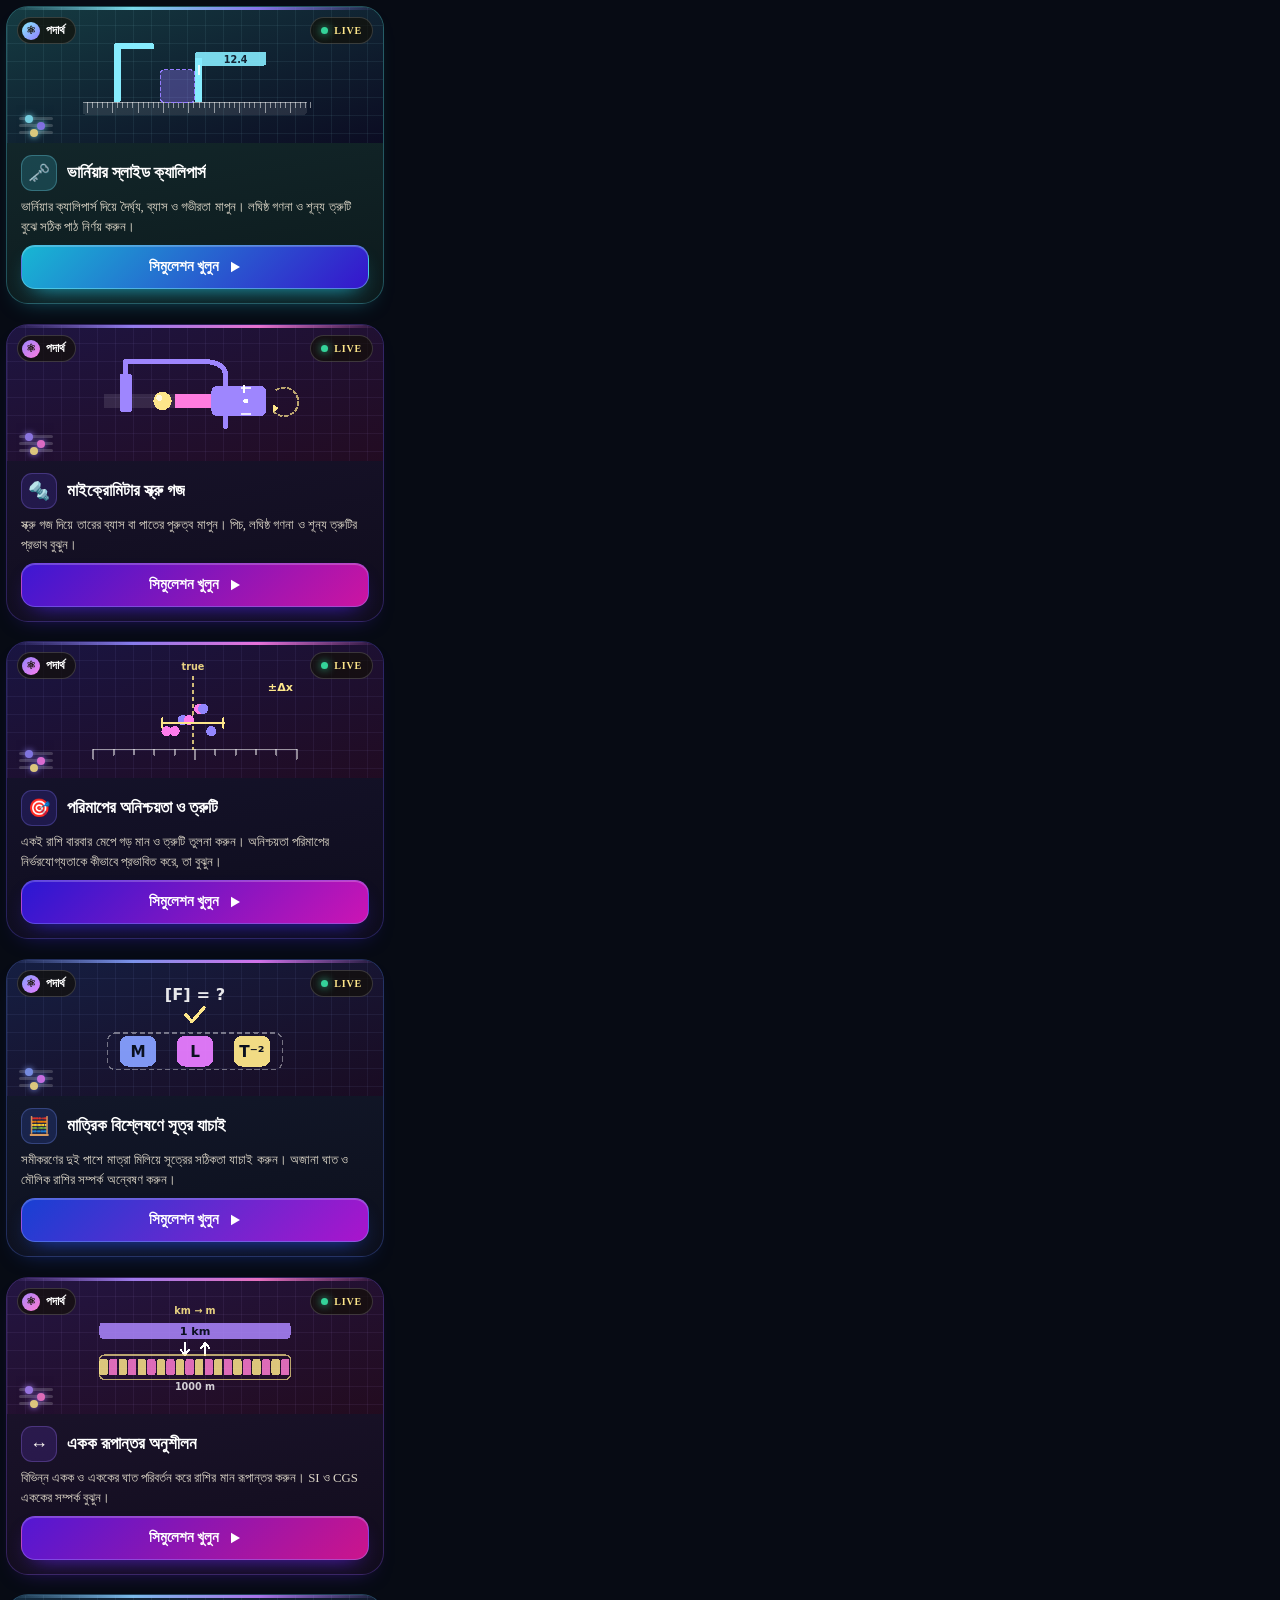
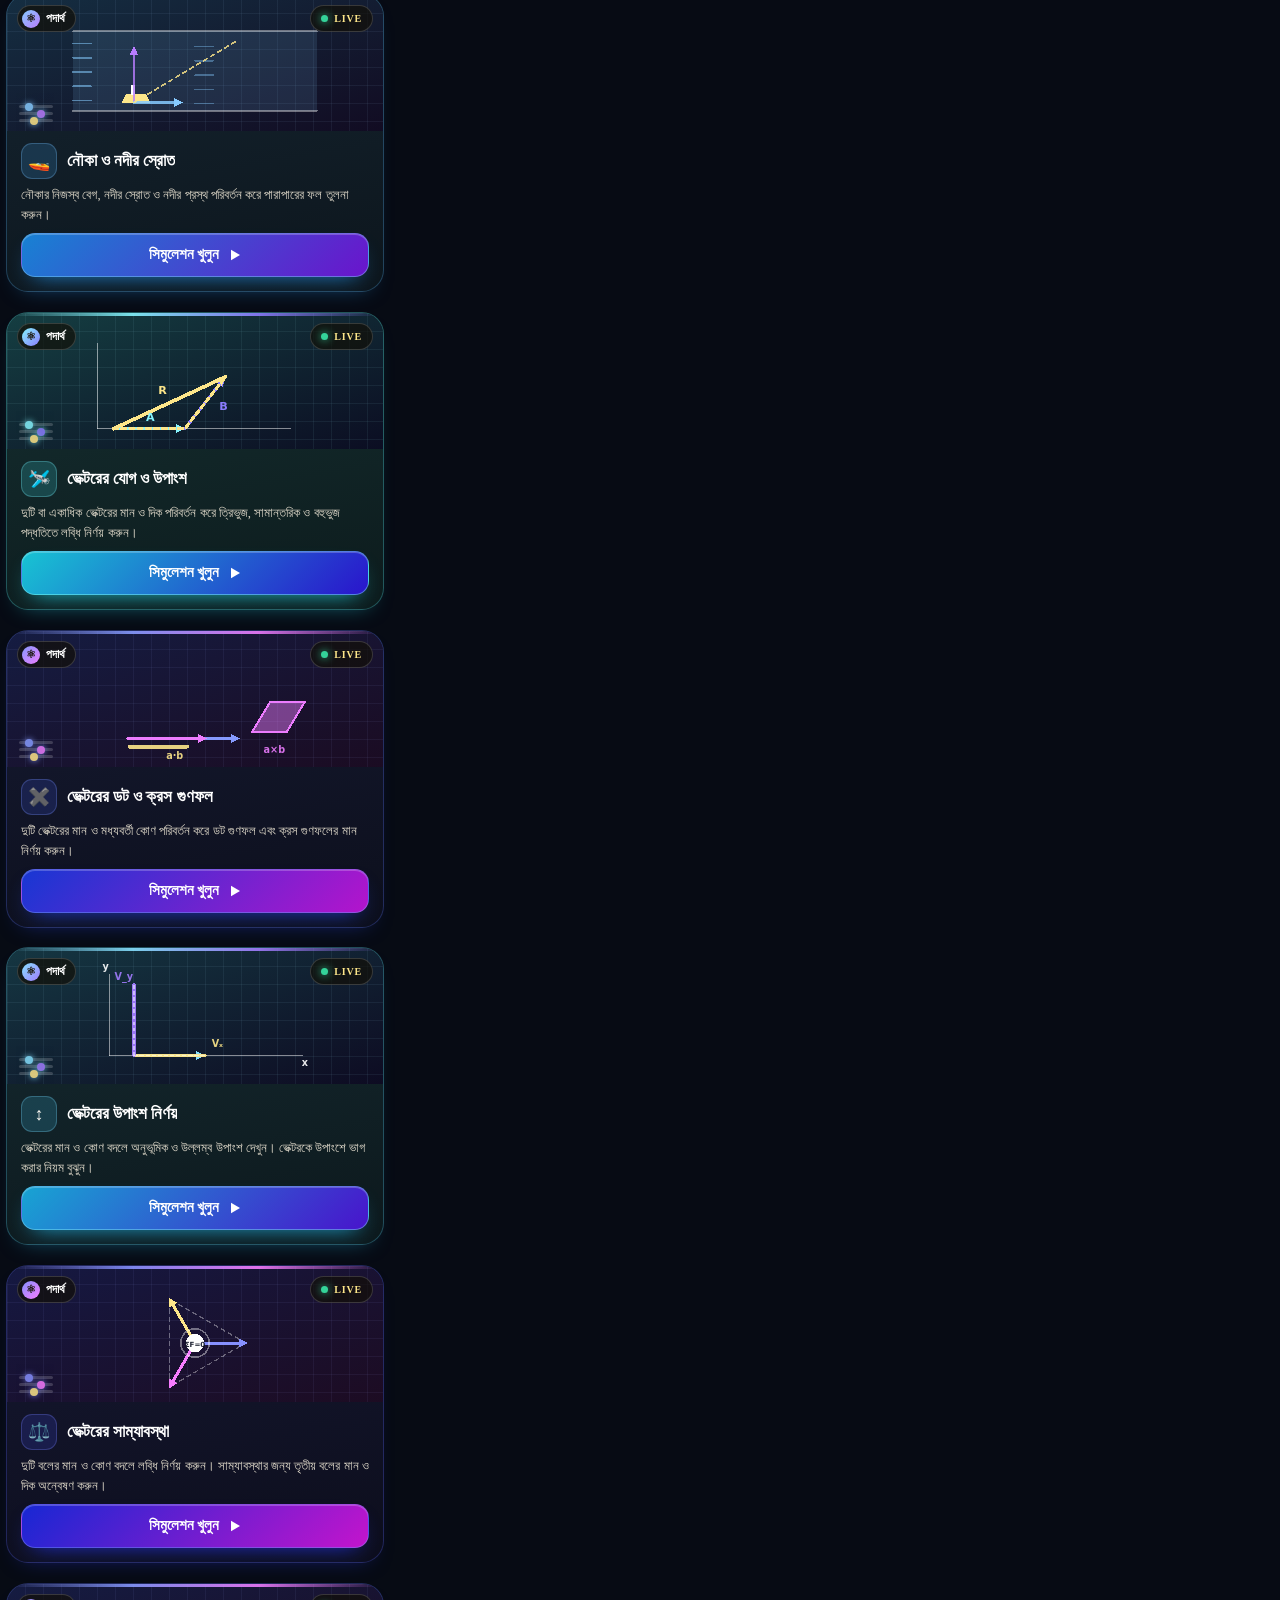
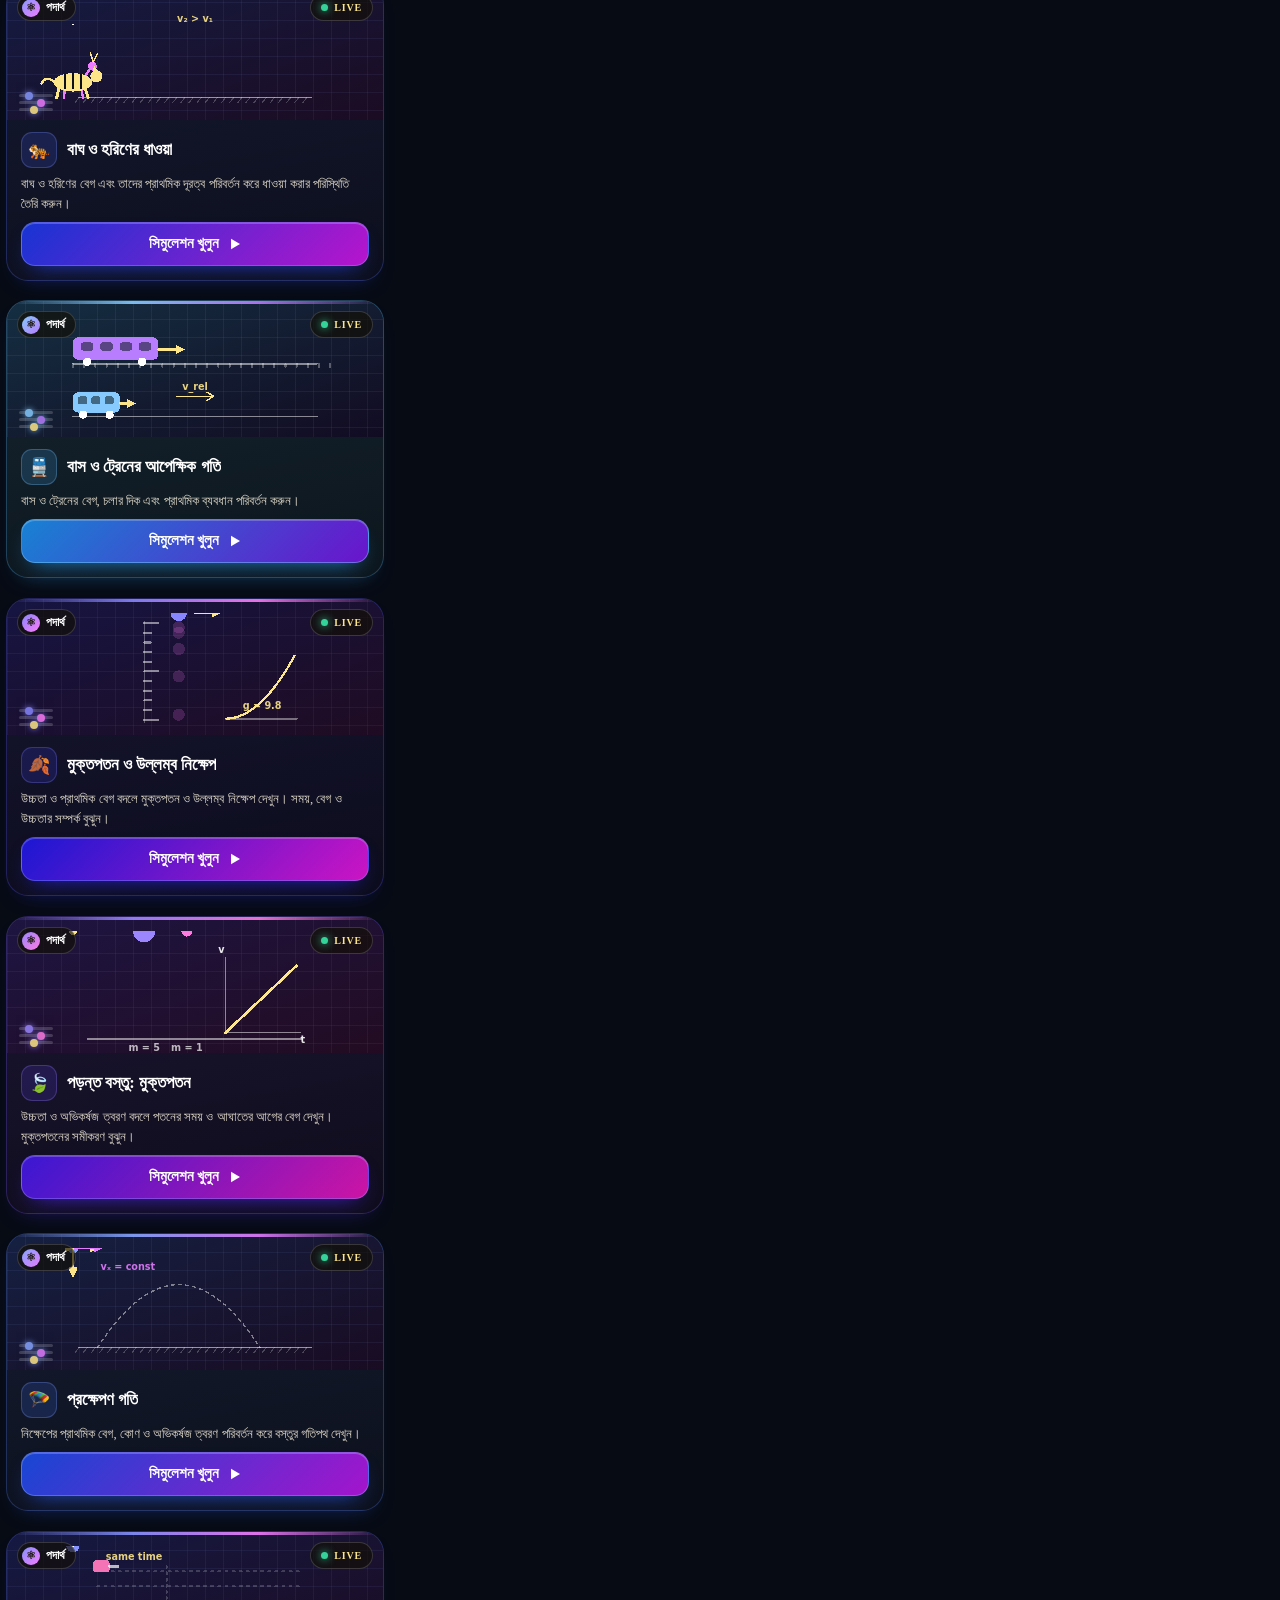
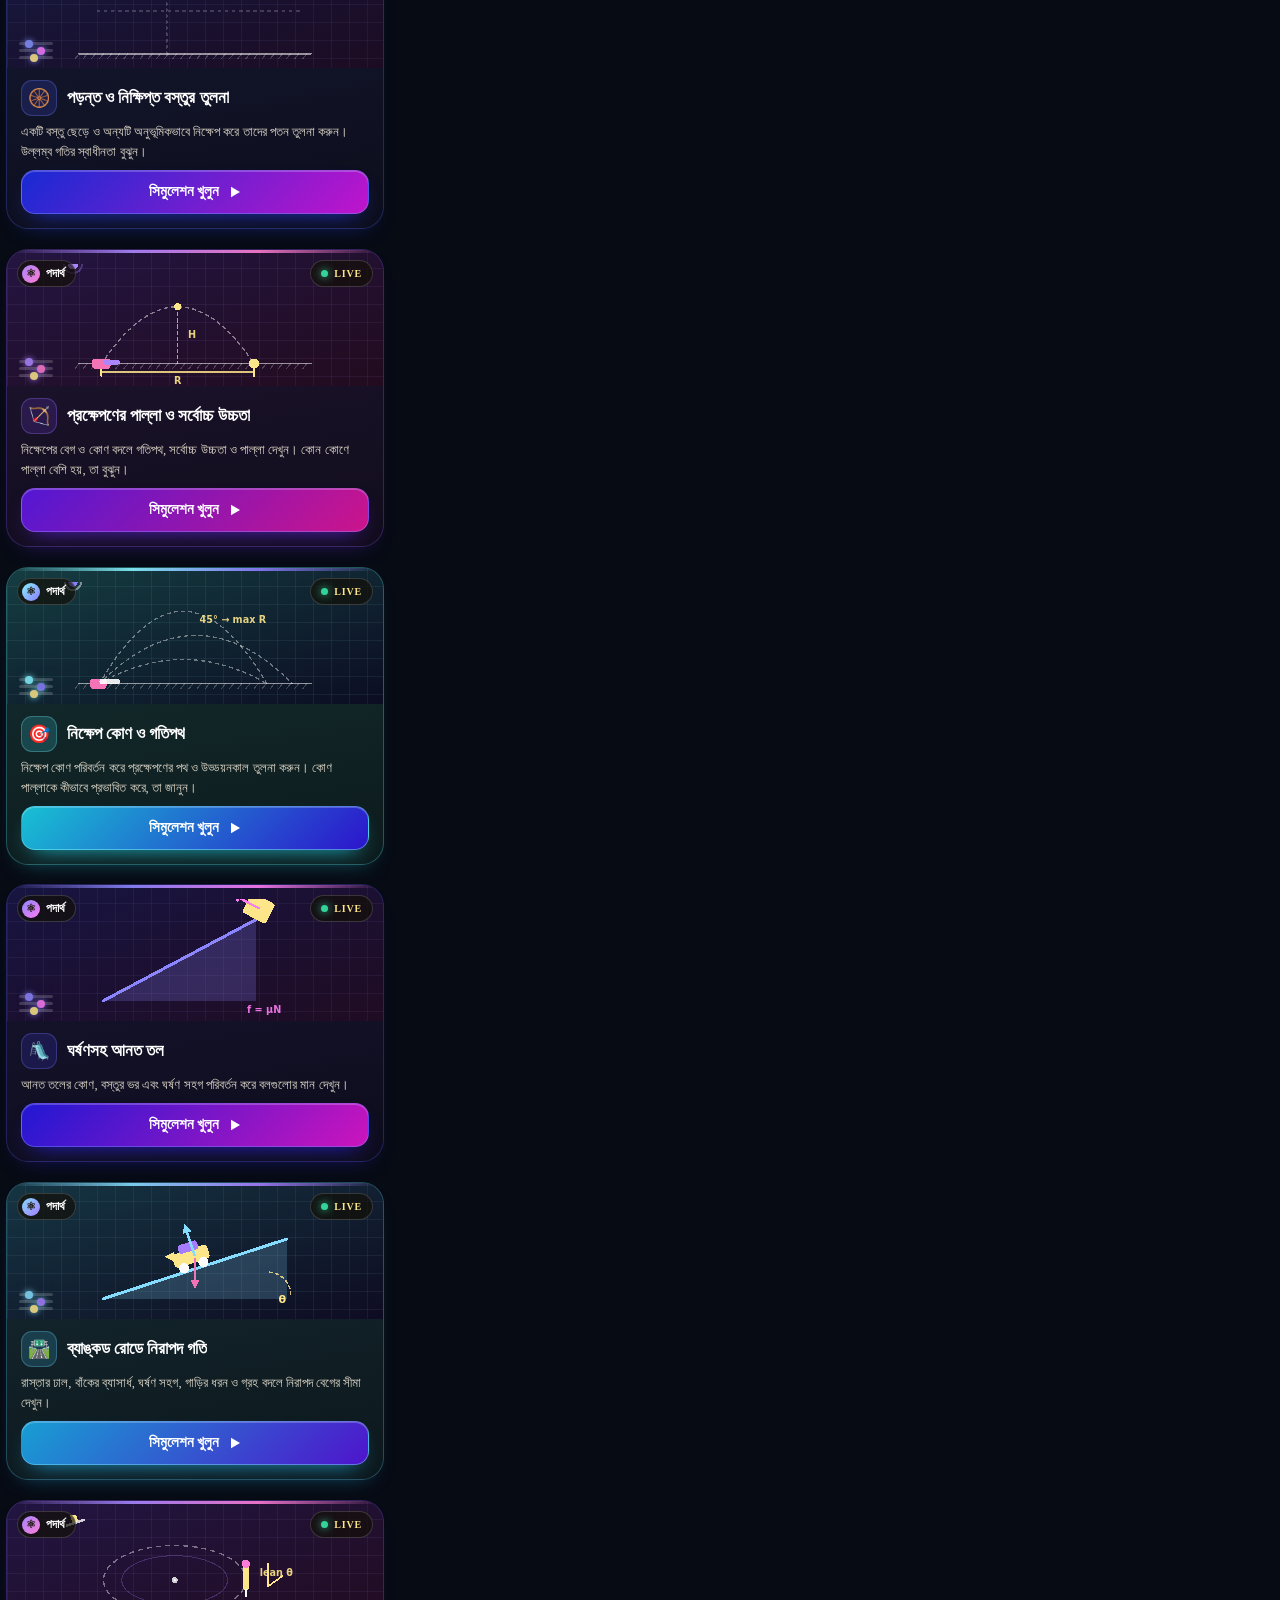
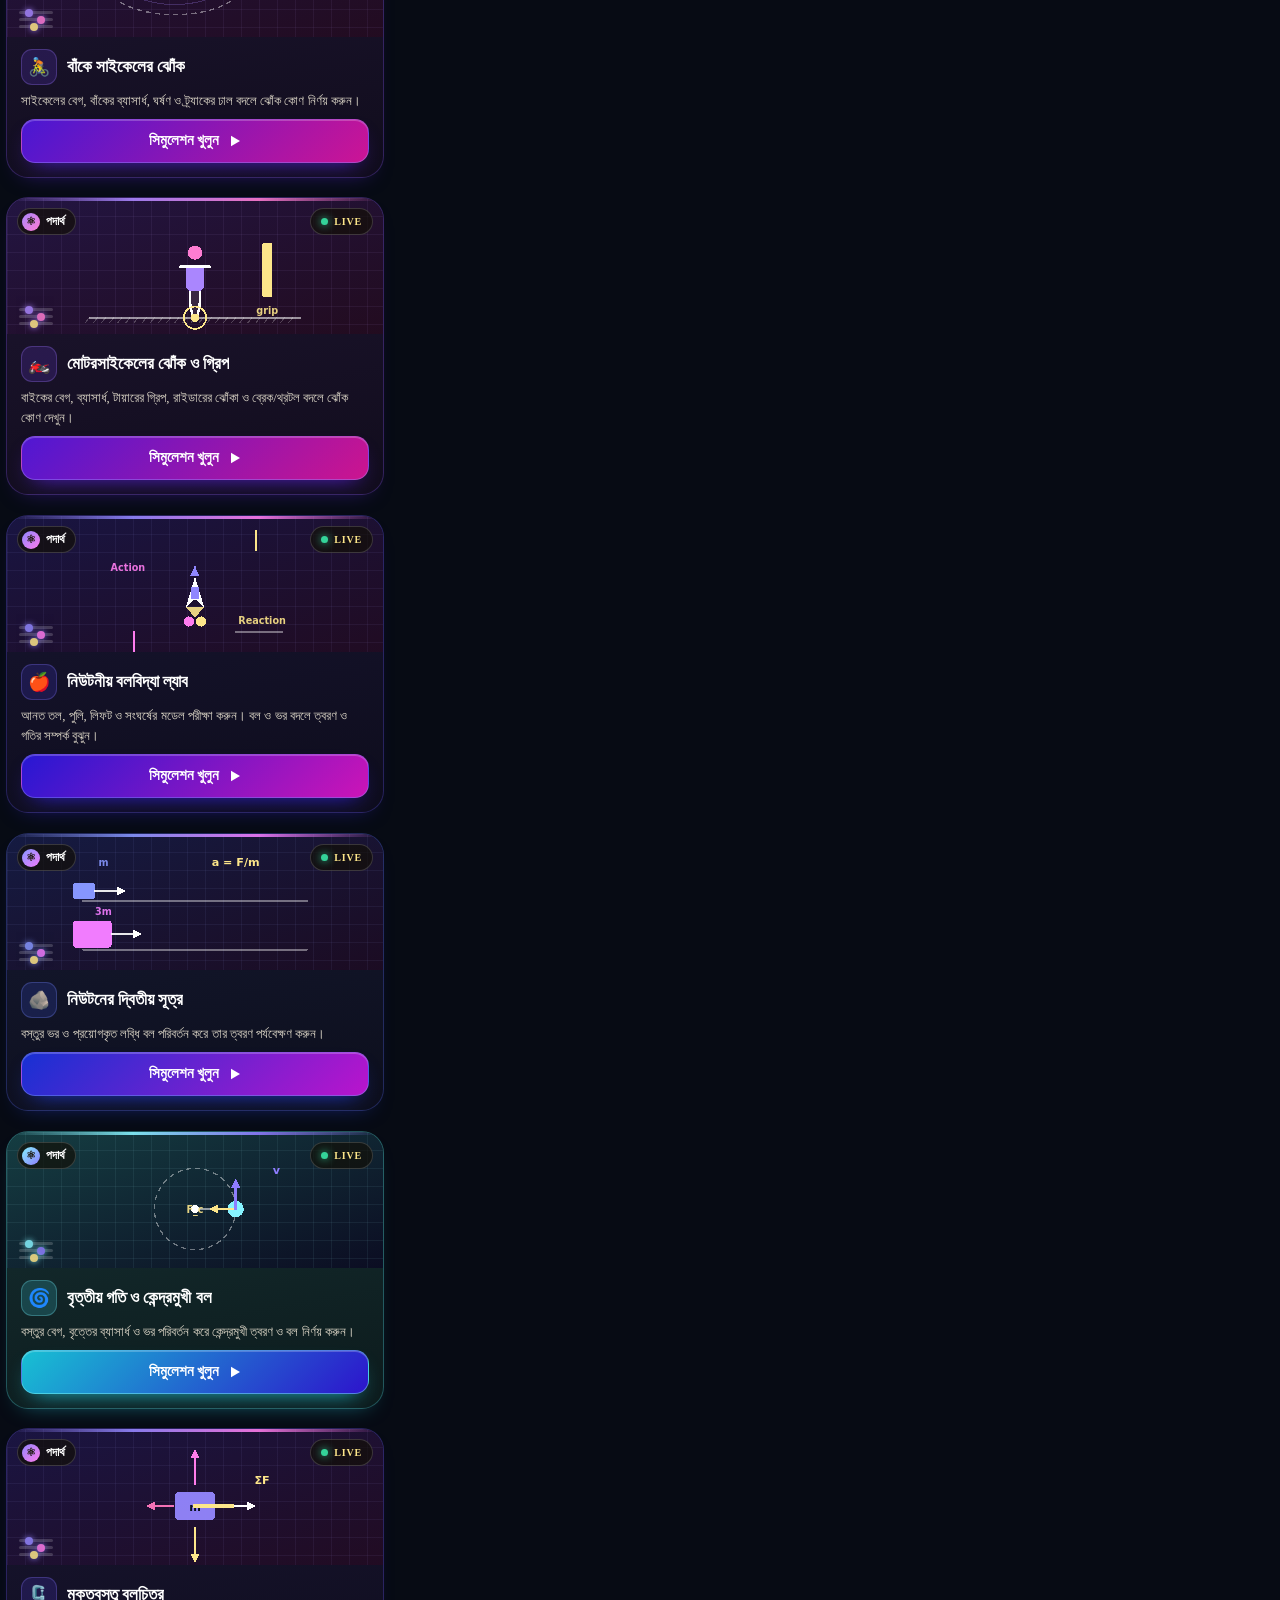
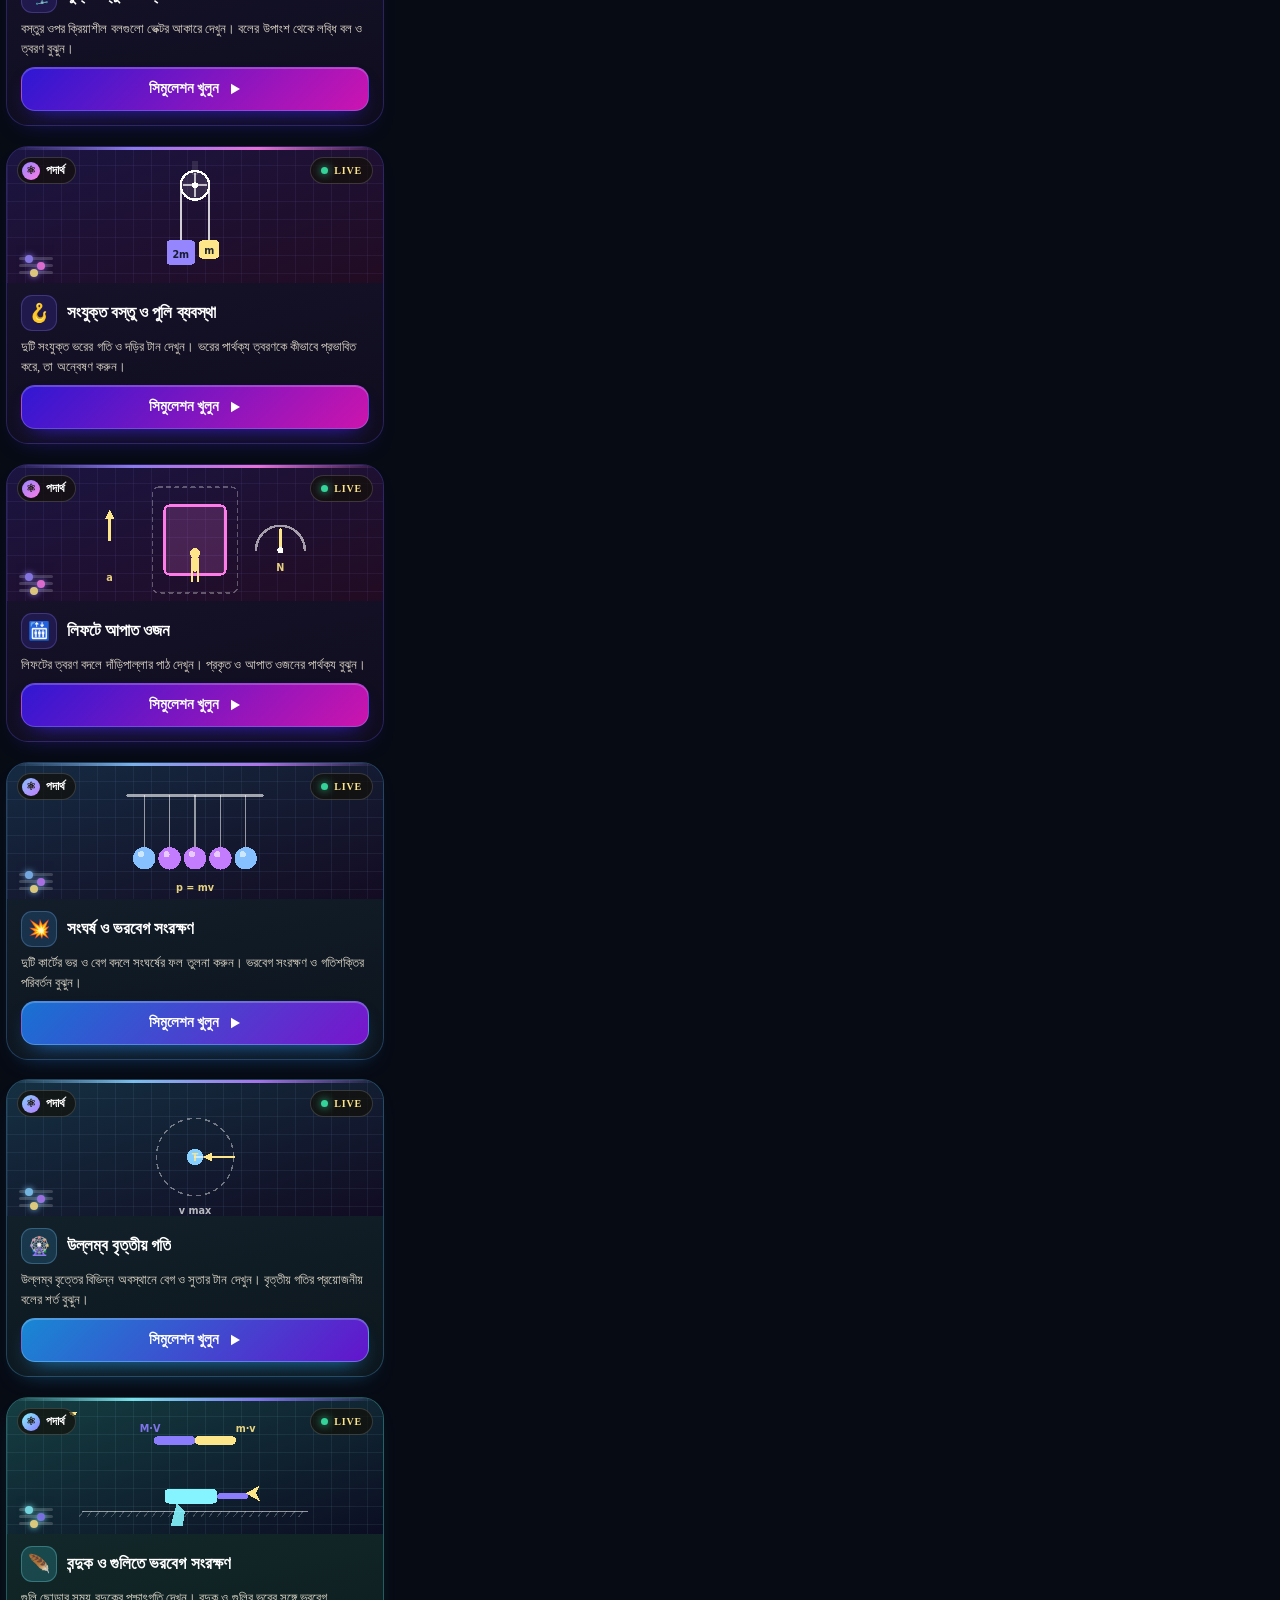
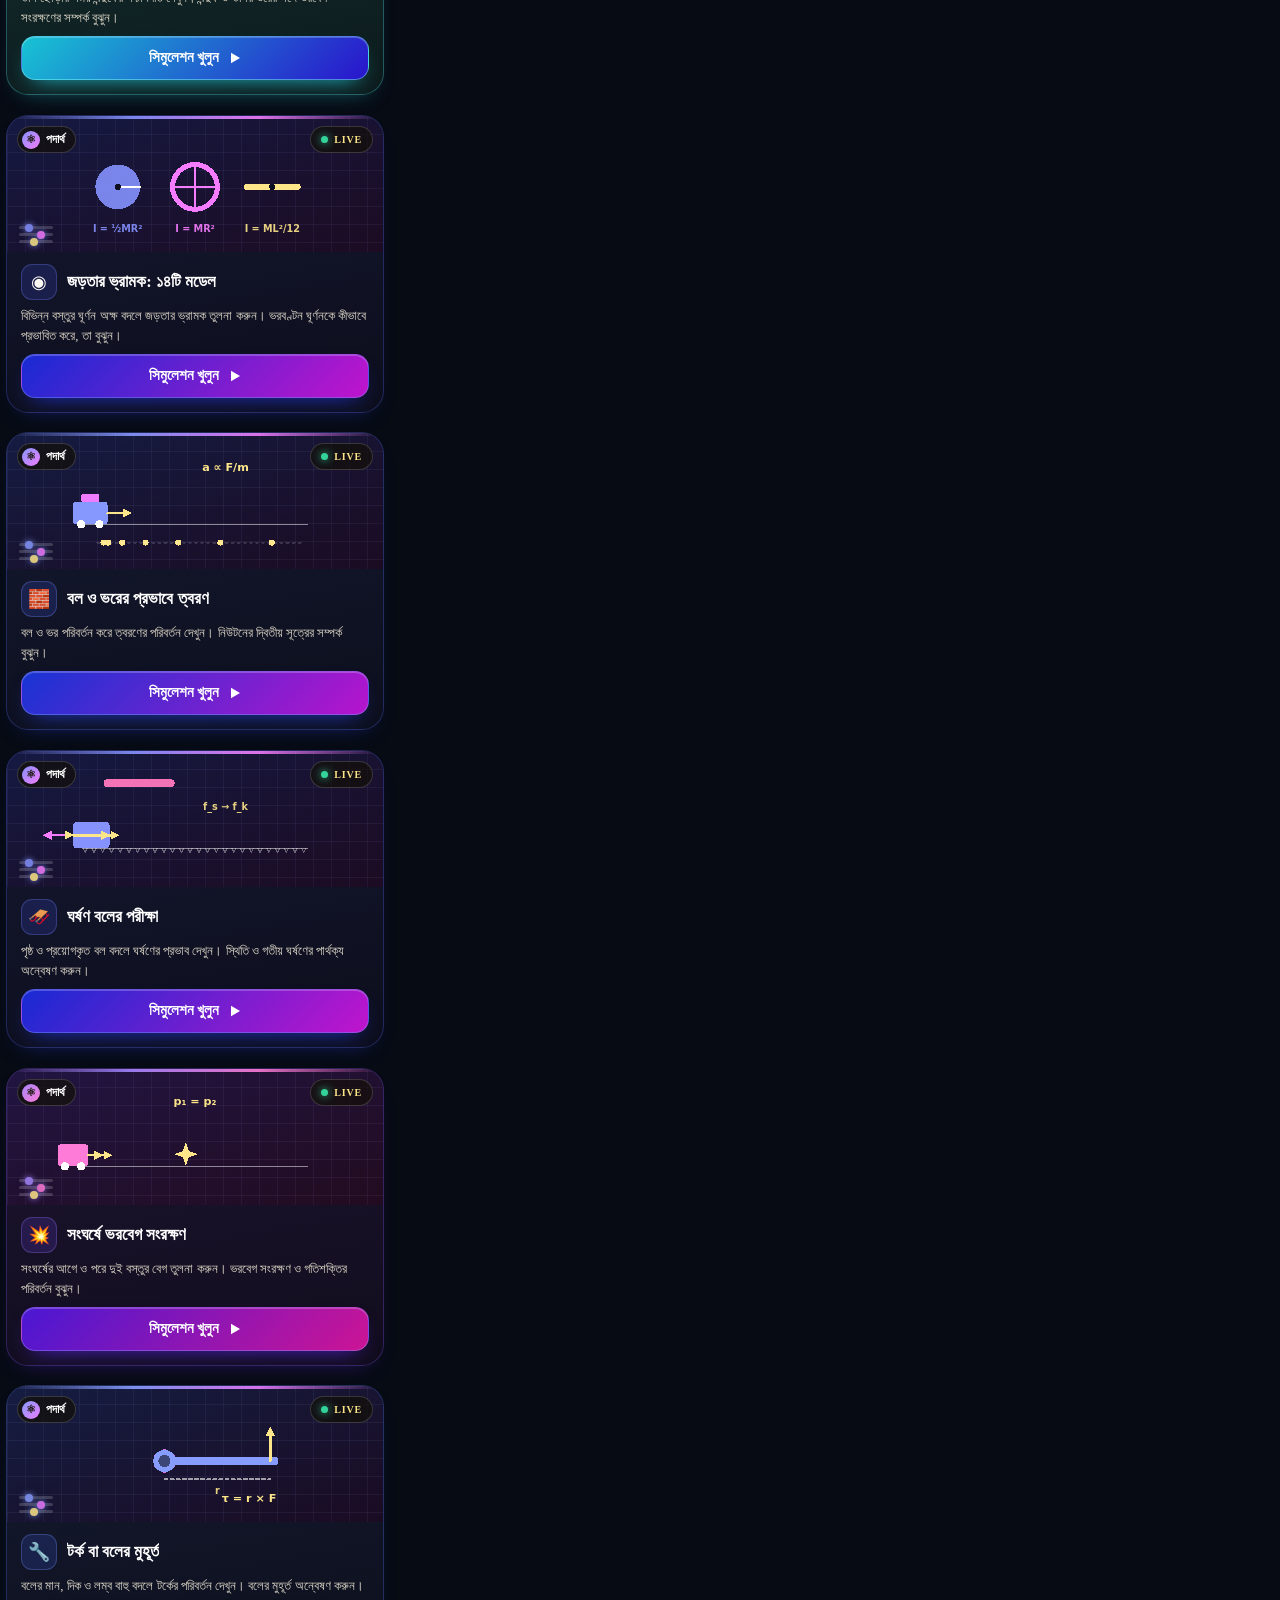
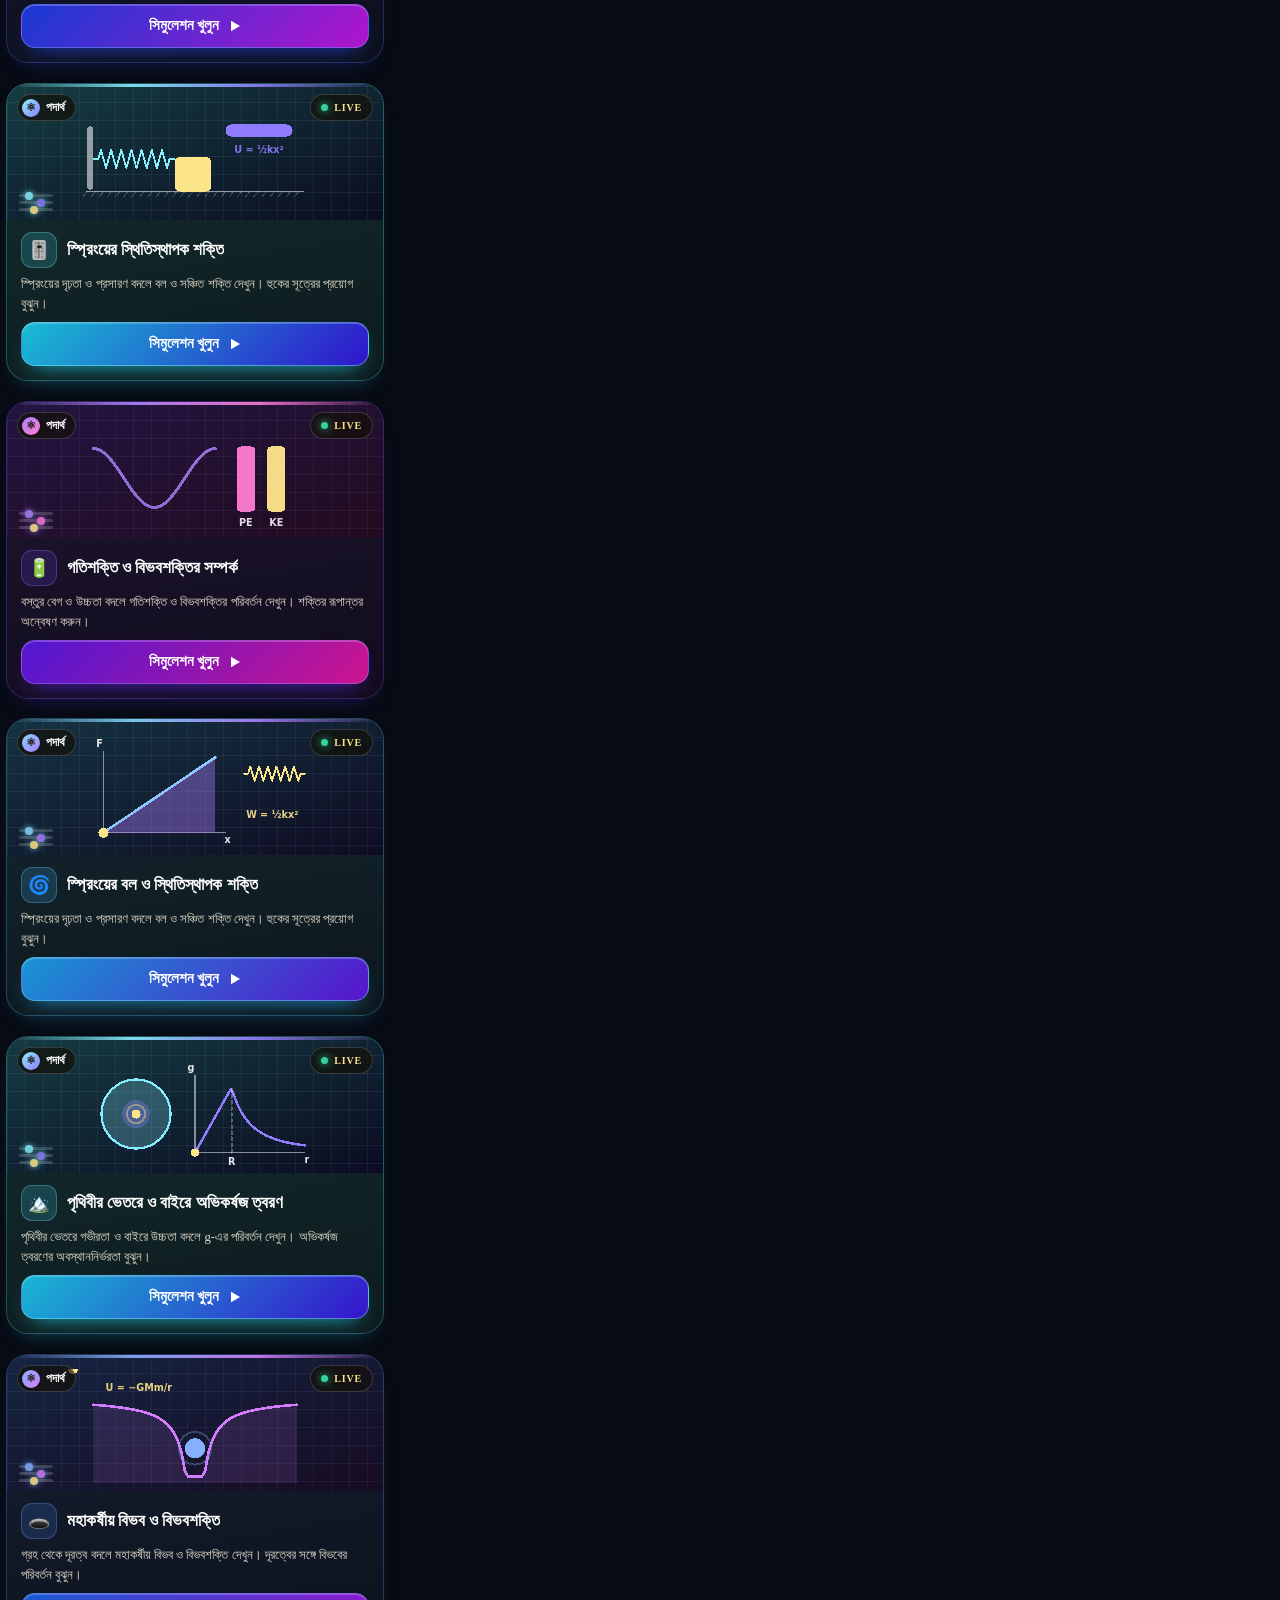
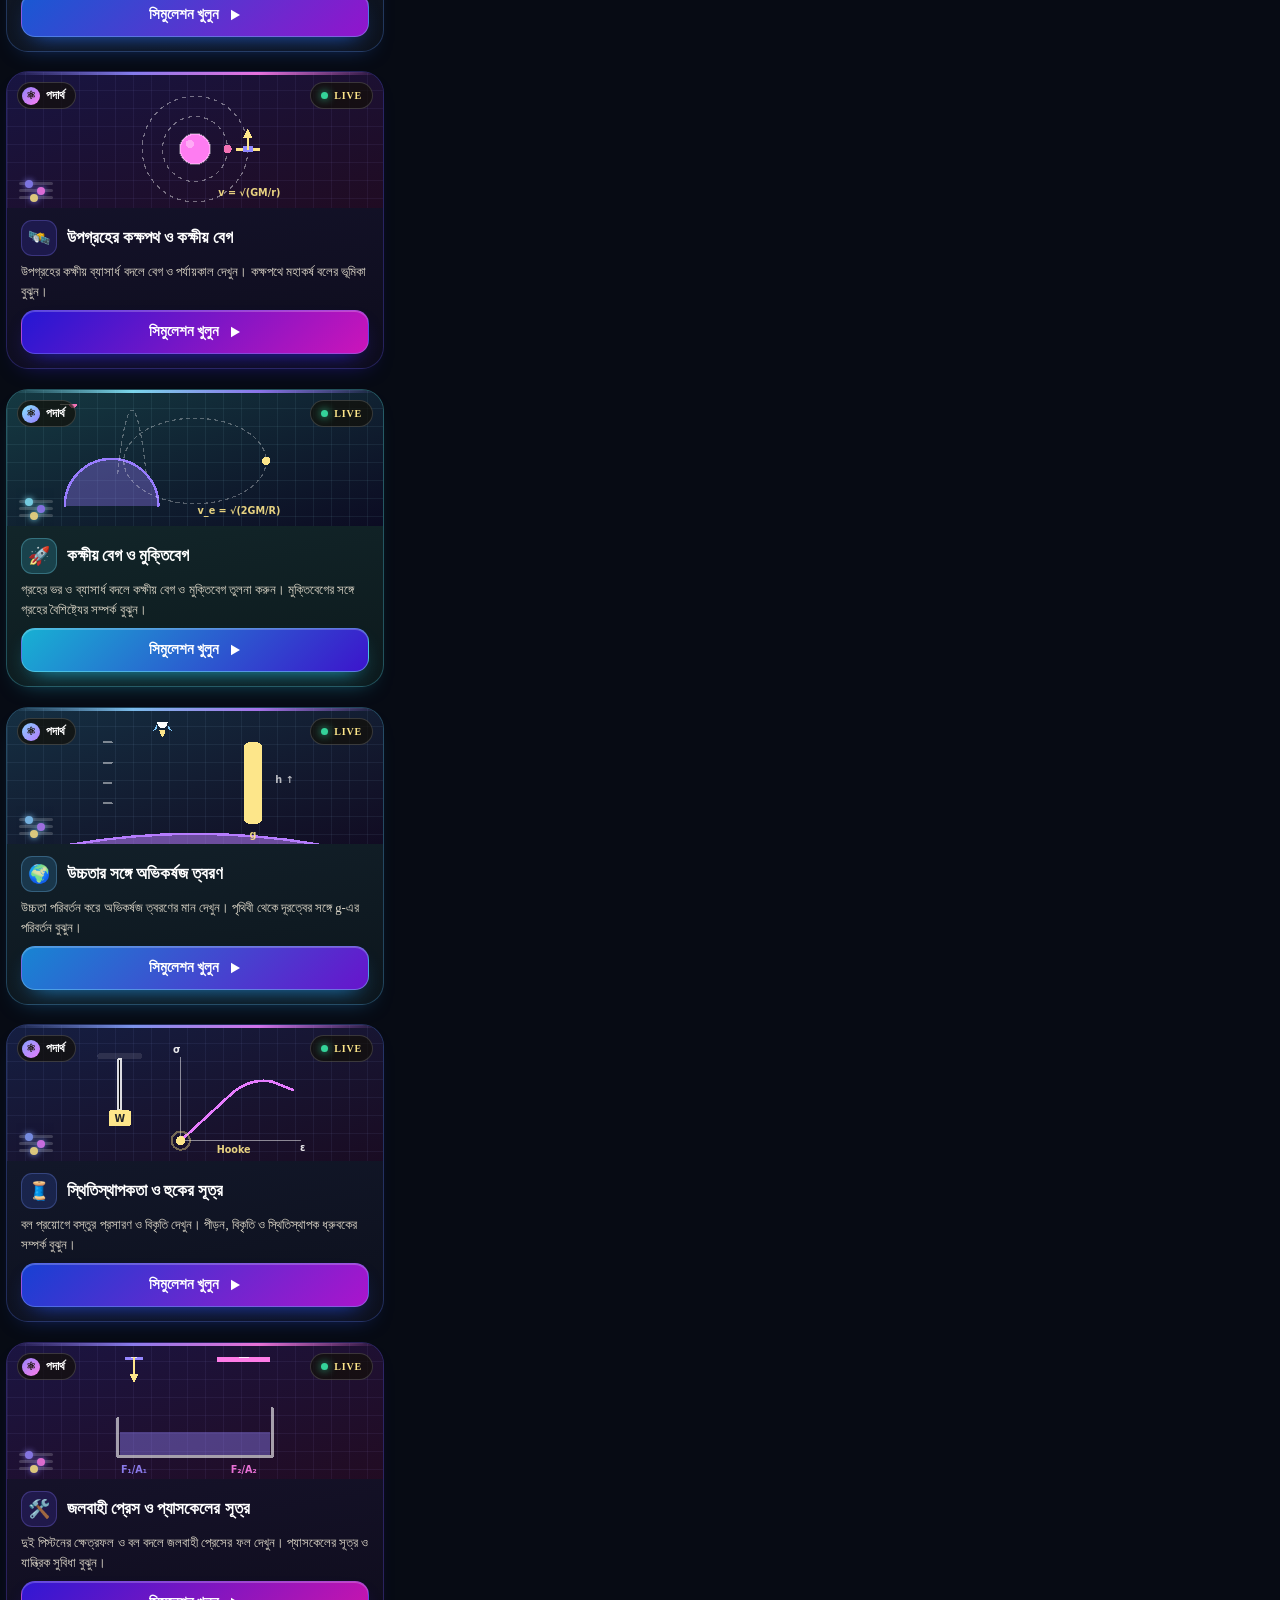
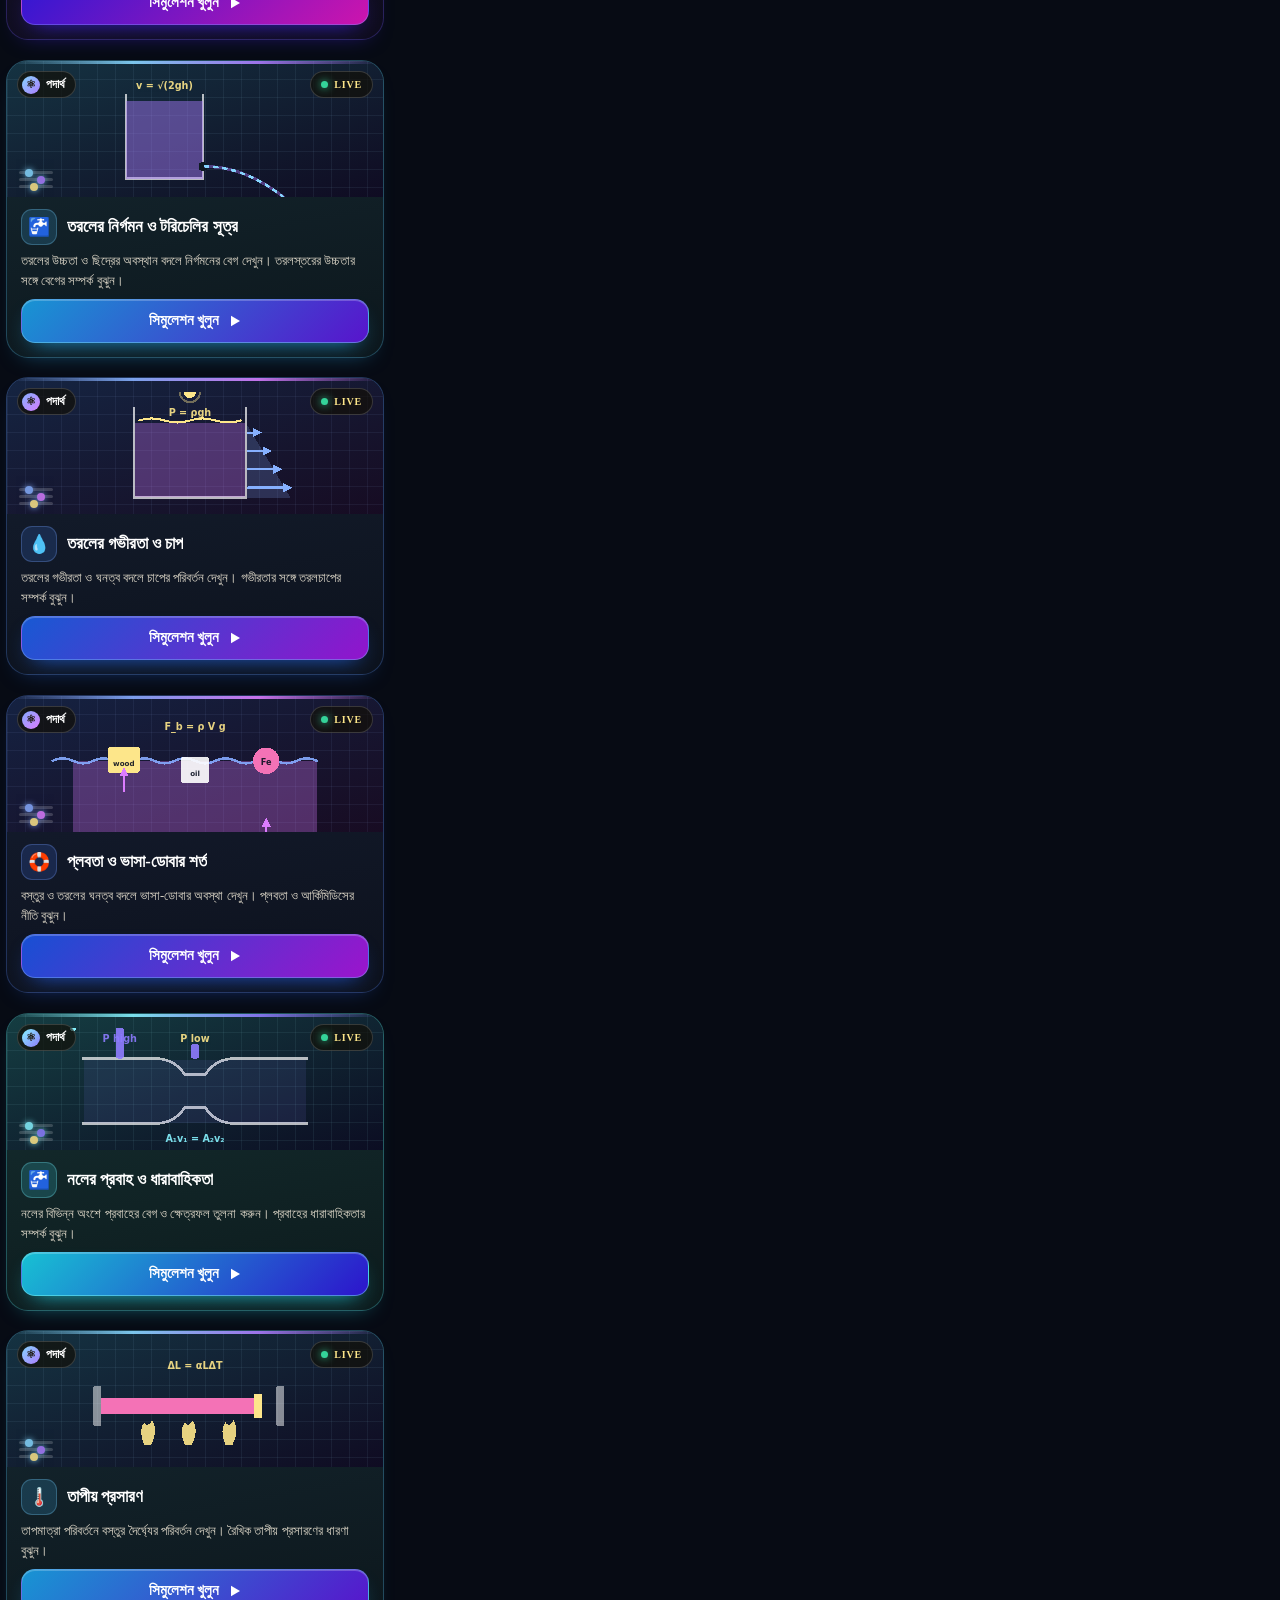
<file: _h2.html>
<!doctype html><meta charset=utf-8><link rel=stylesheet href="assets/css/simulation-cards-v113.css">
<style>body{margin:0;background:#070b14}#g{display:grid;grid-template-columns:1fr;gap:20px;padding:6px;width:378px}</style>
<div id=app><div id=g></div></div><script src="assets/js/simulation-cards-v113.js"></script>
<script>var S=[{"sub": "phy", "ch": "ভৌত জগৎ ও পরিমাপ", "id": "lab-slide-calipers", "t": "ভার্নিয়ার স্লাইড ক্যালিপার্স", "d": "ভার্নিয়ার ক্যালিপার্স দিয়ে দৈর্ঘ্য, ব্যাস ও গভীরতা মাপুন। লঘিষ্ঠ গণনা ও শূন্য ত্রুটি বুঝে সঠিক পাঠ নির্ণয় করুন।", "ico": "🗝️"}, {"sub": "phy", "ch": "ভৌত জগৎ ও পরিমাপ", "id": "lab-screw-gauge", "t": "মাইক্রোমিটার স্ক্রু গজ", "d": "স্ক্রু গজ দিয়ে তারের ব্যাস বা পাতের পুরুত্ব মাপুন। পিচ, লঘিষ্ঠ গণনা ও শূন্য ত্রুটির প্রভাব বুঝুন।", "ico": "🔩"}, {"sub": "phy", "ch": "ভৌত জগৎ ও পরিমাপ", "id": "measurement-uncertainty", "t": "পরিমাপের অনিশ্চয়তা ও ত্রুটি", "d": "একই রাশি বারবার মেপে গড় মান ও ত্রুটি তুলনা করুন। অনিশ্চয়তা পরিমাপের নির্ভরযোগ্যতাকে কীভাবে প্রভাবিত করে, তা বুঝুন।", "ico": "🎯"}, {"sub": "phy", "ch": "ভৌত জগৎ ও পরিমাপ", "id": "dimensional-analysis", "t": "মাত্রিক বিশ্লেষণে সূত্র যাচাই", "d": "সমীকরণের দুই পাশে মাত্রা মিলিয়ে সূত্রের সঠিকতা যাচাই করুন। অজানা ঘাত ও মৌলিক রাশির সম্পর্ক অন্বেষণ করুন।", "ico": "🧮"}, {"sub": "phy", "ch": "ভৌত জগৎ ও পরিমাপ", "id": "unit-conversion-lab", "t": "একক রূপান্তর অনুশীলন", "d": "বিভিন্ন একক ও এককের ঘাত পরিবর্তন করে রাশির মান রূপান্তর করুন। SI ও CGS এককের সম্পর্ক বুঝুন।", "ico": "↔️"}, {"sub": "phy", "ch": "ভেক্টর", "id": "river-boat", "t": "নৌকা ও নদীর স্রোত", "d": "নৌকার নিজস্ব বেগ, নদীর স্রোত ও নদীর প্রস্থ পরিবর্তন করে পারাপারের ফল তুলনা করুন।", "ico": "🚤"}, {"sub": "phy", "ch": "ভেক্টর", "id": "hsc-math-vectors", "t": "ভেক্টরের যোগ ও উপাংশ", "d": "দুটি বা একাধিক ভেক্টরের মান ও দিক পরিবর্তন করে ত্রিভুজ, সামান্তরিক ও বহুভুজ পদ্ধতিতে লব্ধি নির্ণয় করুন।", "ico": "🛩️"}, {"sub": "phy", "ch": "ভেক্টর", "id": "hsc-math-vector-products", "t": "ভেক্টরের ডট ও ক্রস গুণফল", "d": "দুটি ভেক্টরের মান ও মধ্যবর্তী কোণ পরিবর্তন করে ডট গুণফল এবং ক্রস গুণফলের মান নির্ণয় করুন।", "ico": "✖️"}, {"sub": "phy", "ch": "ভেক্টর", "id": "vector-components-lab", "t": "ভেক্টরের উপাংশ নির্ণয়", "d": "ভেক্টরের মান ও কোণ বদলে অনুভূমিক ও উল্লম্ব উপাংশ দেখুন। ভেক্টরকে উপাংশে ভাগ করার নিয়ম বুঝুন।", "ico": "↕️"}, {"sub": "phy", "ch": "ভেক্টর", "id": "vector-equilibrium-lab", "t": "ভেক্টরের সাম্যাবস্থা", "d": "দুটি বলের মান ও কোণ বদলে লব্ধি নির্ণয় করুন। সাম্যাবস্থার জন্য তৃতীয় বলের মান ও দিক অন্বেষণ করুন।", "ico": "⚖️"}, {"sub": "phy", "ch": "গতিবিদ্যা", "id": "tiger-deer", "t": "বাঘ ও হরিণের ধাওয়া", "d": "বাঘ ও হরিণের বেগ এবং তাদের প্রাথমিক দূরত্ব পরিবর্তন করে ধাওয়া করার পরিস্থিতি তৈরি করুন।", "ico": "🐅"}, {"sub": "phy", "ch": "গতিবিদ্যা", "id": "bus-train-motion", "t": "বাস ও ট্রেনের আপেক্ষিক গতি", "d": "বাস ও ট্রেনের বেগ, চলার দিক এবং প্রাথমিক ব্যবধান পরিবর্তন করুন।", "ico": "🚆"}, {"sub": "phy", "ch": "গতিবিদ্যা", "id": "free-fall-lab", "t": "মুক্তপতন ও উল্লম্ব নিক্ষেপ", "d": "উচ্চতা ও প্রাথমিক বেগ বদলে মুক্তপতন ও উল্লম্ব নিক্ষেপ দেখুন। সময়, বেগ ও উচ্চতার সম্পর্ক বুঝুন।", "ico": "🍂"}, {"sub": "phy", "ch": "গতিবিদ্যা", "id": "hsc-phy-falling-object", "t": "পড়ন্ত বস্তু: মুক্তপতন", "d": "উচ্চতা ও অভিকর্ষজ ত্বরণ বদলে পতনের সময় ও আঘাতের আগের বেগ দেখুন। মুক্তপতনের সমীকরণ বুঝুন।", "ico": "🍃"}, {"sub": "phy", "ch": "প্রক্ষেপণ গতি", "id": "hsc-phy-projectile", "t": "প্রক্ষেপণ গতি", "d": "নিক্ষেপের প্রাথমিক বেগ, কোণ ও অভিকর্ষজ ত্বরণ পরিবর্তন করে বস্তুর গতিপথ দেখুন।", "ico": "🪂"}, {"sub": "phy", "ch": "প্রক্ষেপণ গতি", "id": "hsc-phy-drop-vs-projectile", "t": "পড়ন্ত ও নিক্ষিপ্ত বস্তুর তুলনা", "d": "একটি বস্তু ছেড়ে ও অন্যটি অনুভূমিকভাবে নিক্ষেপ করে তাদের পতন তুলনা করুন। উল্লম্ব গতির স্বাধীনতা বুঝুন।", "ico": "🛞"}, {"sub": "phy", "ch": "প্রক্ষেপণ গতি", "id": "sim-projectile-range-studio", "t": "প্রক্ষেপণের পাল্লা ও সর্বোচ্চ উচ্চতা", "d": "নিক্ষেপের বেগ ও কোণ বদলে গতিপথ, সর্বোচ্চ উচ্চতা ও পাল্লা দেখুন। কোন কোণে পাল্লা বেশি হয়, তা বুঝুন।", "ico": "🏹"}, {"sub": "phy", "ch": "প্রক্ষেপণ গতি", "id": "sim-projectile-angle-lab", "t": "নিক্ষেপ কোণ ও গতিপথ", "d": "নিক্ষেপ কোণ পরিবর্তন করে প্রক্ষেপণের পথ ও উড্ডয়নকাল তুলনা করুন। কোণ পাল্লাকে কীভাবে প্রভাবিত করে, তা জানুন।", "ico": "🎯"}, {"sub": "phy", "ch": "নিউটনীয় বলবিদ্যা", "id": "inclined-plane-friction", "t": "ঘর্ষণসহ আনত তল", "d": "আনত তলের কোণ, বস্তুর ভর এবং ঘর্ষণ সহগ পরিবর্তন করে বলগুলোর মান দেখুন।", "ico": "🛝"}, {"sub": "phy", "ch": "নিউটনীয় বলবিদ্যা", "id": "road-banking", "t": "ব্যাঙ্কড রোডে নিরাপদ গতি", "d": "রাস্তার ঢাল, বাঁকের ব্যাসার্ধ, ঘর্ষণ সহগ, গাড়ির ধরন ও গ্রহ বদলে নিরাপদ বেগের সীমা দেখুন।", "ico": "🛣️"}, {"sub": "phy", "ch": "নিউটনীয় বলবিদ্যা", "id": "cycle-banking", "t": "বাঁকে সাইকেলের ঝোঁক", "d": "সাইকেলের বেগ, বাঁকের ব্যাসার্ধ, ঘর্ষণ ও ট্র্যাকের ঢাল বদলে ঝোঁক কোণ নির্ণয় করুন।", "ico": "🚴"}, {"sub": "phy", "ch": "নিউটনীয় বলবিদ্যা", "id": "motorcycle-banking", "t": "মোটরসাইকেলের ঝোঁক ও গ্রিপ", "d": "বাইকের বেগ, ব্যাসার্ধ, টায়ারের গ্রিপ, রাইডারের ঝোঁকা ও ব্রেক/থ্রটল বদলে ঝোঁক কোণ দেখুন।", "ico": "🏍️"}, {"sub": "phy", "ch": "নিউটনীয় বলবিদ্যা", "id": "newtonian-mechanics-lab", "t": "নিউটনীয় বলবিদ্যা ল্যাব", "d": "আনত তল, পুলি, লিফট ও সংঘর্ষের মডেল পরীক্ষা করুন। বল ও ভর বদলে ত্বরণ ও গতির সম্পর্ক বুঝুন।", "ico": "🍎"}, {"sub": "phy", "ch": "নিউটনীয় বলবিদ্যা", "id": "hsc-phy-newton", "t": "নিউটনের দ্বিতীয় সূত্র", "d": "বস্তুর ভর ও প্রয়োগকৃত লব্ধি বল পরিবর্তন করে তার ত্বরণ পর্যবেক্ষণ করুন।", "ico": "🪨"}, {"sub": "phy", "ch": "নিউটনীয় বলবিদ্যা", "id": "hsc-phy-circular-motion", "t": "বৃত্তীয় গতি ও কেন্দ্রমুখী বল", "d": "বস্তুর বেগ, বৃত্তের ব্যাসার্ধ ও ভর পরিবর্তন করে কেন্দ্রমুখী ত্বরণ ও বল নির্ণয় করুন।", "ico": "🌀"}, {"sub": "phy", "ch": "নিউটনীয় বলবিদ্যা", "id": "free-body-builder", "t": "মুক্তবস্তু বলচিত্র", "d": "বস্তুর ওপর ক্রিয়াশীল বলগুলো ভেক্টর আকারে দেখুন। বলের উপাংশ থেকে লব্ধি বল ও ত্বরণ বুঝুন।", "ico": "🗜️"}, {"sub": "phy", "ch": "নিউটনীয় বলবিদ্যা", "id": "pulley-system-lab", "t": "সংযুক্ত বস্তু ও পুলি ব্যবস্থা", "d": "দুটি সংযুক্ত ভরের গতি ও দড়ির টান দেখুন। ভরের পার্থক্য ত্বরণকে কীভাবে প্রভাবিত করে, তা অন্বেষণ করুন।", "ico": "🪝"}, {"sub": "phy", "ch": "নিউটনীয় বলবিদ্যা", "id": "elevator-weight-lab", "t": "লিফটে আপাত ওজন", "d": "লিফটের ত্বরণ বদলে দাঁড়িপাল্লার পাঠ দেখুন। প্রকৃত ও আপাত ওজনের পার্থক্য বুঝুন।", "ico": "🛗"}, {"sub": "phy", "ch": "নিউটনীয় বলবিদ্যা", "id": "collision-momentum-lab", "t": "সংঘর্ষ ও ভরবেগ সংরক্ষণ", "d": "দুটি কার্টের ভর ও বেগ বদলে সংঘর্ষের ফল তুলনা করুন। ভরবেগ সংরক্ষণ ও গতিশক্তির পরিবর্তন বুঝুন।", "ico": "💥"}, {"sub": "phy", "ch": "নিউটনীয় বলবিদ্যা", "id": "vertical-circle-lab", "t": "উল্লম্ব বৃত্তীয় গতি", "d": "উল্লম্ব বৃত্তের বিভিন্ন অবস্থানে বেগ ও সুতার টান দেখুন। বৃত্তীয় গতির প্রয়োজনীয় বলের শর্ত বুঝুন।", "ico": "🎡"}, {"sub": "phy", "ch": "নিউটনীয় বলবিদ্যা", "id": "hsc-phy-gun-bullet-recoil", "t": "বন্দুক ও গুলিতে ভরবেগ সংরক্ষণ", "d": "গুলি ছোড়ার সময় বন্দুকের পশ্চাৎগতি দেখুন। বন্দুক ও গুলির ভরের সঙ্গে ভরবেগ সংরক্ষণের সম্পর্ক বুঝুন।", "ico": "🪶"}, {"sub": "phy", "ch": "নিউটনীয় বলবিদ্যা", "id": "moment-inertia-explorer", "t": "জড়তার ভ্রামক: ১৪টি মডেল", "d": "বিভিন্ন বস্তুর ঘূর্ণন অক্ষ বদলে জড়তার ভ্রামক তুলনা করুন। ভরবণ্টন ঘূর্ণনকে কীভাবে প্রভাবিত করে, তা বুঝুন।", "ico": "◉"}, {"sub": "phy", "ch": "নিউটনীয় বলবিদ্যা", "id": "sim-newton-force-bench", "t": "বল ও ভরের প্রভাবে ত্বরণ", "d": "বল ও ভর পরিবর্তন করে ত্বরণের পরিবর্তন দেখুন। নিউটনের দ্বিতীয় সূত্রের সম্পর্ক বুঝুন।", "ico": "🧱"}, {"sub": "phy", "ch": "নিউটনীয় বলবিদ্যা", "id": "sim-friction-workshop", "t": "ঘর্ষণ বলের পরীক্ষা", "d": "পৃষ্ঠ ও প্রয়োগকৃত বল বদলে ঘর্ষণের প্রভাব দেখুন। স্থিতি ও গতীয় ঘর্ষণের পার্থক্য অন্বেষণ করুন।", "ico": "🛷"}, {"sub": "phy", "ch": "নিউটনীয় বলবিদ্যা", "id": "sim-momentum-collision", "t": "সংঘর্ষে ভরবেগ সংরক্ষণ", "d": "সংঘর্ষের আগে ও পরে দুই বস্তুর বেগ তুলনা করুন। ভরবেগ সংরক্ষণ ও গতিশক্তির পরিবর্তন বুঝুন।", "ico": "💥"}, {"sub": "phy", "ch": "নিউটনীয় বলবিদ্যা", "id": "sim-torque-wrench", "t": "টর্ক বা বলের মুহূর্ত", "d": "বলের মান, দিক ও লম্ব বাহু বদলে টর্কের পরিবর্তন দেখুন। বলের মুহূর্ত অন্বেষণ করুন।", "ico": "🔧"}, {"sub": "phy", "ch": "কাজ, শক্তি ও ক্ষমতা", "id": "spring-energy-lab", "t": "স্প্রিংয়ের স্থিতিস্থাপক শক্তি", "d": "স্প্রিংয়ের দৃঢ়তা ও প্রসারণ বদলে বল ও সঞ্চিত শক্তি দেখুন। হুকের সূত্রের প্রয়োগ বুঝুন।", "ico": "🎚️"}, {"sub": "phy", "ch": "কাজ, শক্তি ও ক্ষমতা", "id": "sim-work-energy-lab", "t": "গতিশক্তি ও বিভবশক্তির সম্পর্ক", "d": "বস্তুর বেগ ও উচ্চতা বদলে গতিশক্তি ও বিভবশক্তির পরিবর্তন দেখুন। শক্তির রূপান্তর অন্বেষণ করুন।", "ico": "🔋"}, {"sub": "phy", "ch": "কাজ, শক্তি ও ক্ষমতা", "id": "sim-spring-energy-bench", "t": "স্প্রিংয়ের বল ও স্থিতিস্থাপক শক্তি", "d": "স্প্রিংয়ের দৃঢ়তা ও প্রসারণ বদলে বল ও সঞ্চিত শক্তি দেখুন। হুকের সূত্রের প্রয়োগ বুঝুন।", "ico": "🌀"}, {"sub": "phy", "ch": "মহাকর্ষ ও অভিকর্ষ", "id": "gravity-profile-lab", "t": "পৃথিবীর ভেতরে ও বাইরে অভিকর্ষজ ত্বরণ", "d": "পৃথিবীর ভেতরে গভীরতা ও বাইরে উচ্চতা বদলে g-এর পরিবর্তন দেখুন। অভিকর্ষজ ত্বরণের অবস্থাননির্ভরতা বুঝুন।", "ico": "🏔️"}, {"sub": "phy", "ch": "মহাকর্ষ ও অভিকর্ষ", "id": "gravitational-potential-lab", "t": "মহাকর্ষীয় বিভব ও বিভবশক্তি", "d": "গ্রহ থেকে দূরত্ব বদলে মহাকর্ষীয় বিভব ও বিভবশক্তি দেখুন। দূরত্বের সঙ্গে বিভবের পরিবর্তন বুঝুন।", "ico": "🕳️"}, {"sub": "phy", "ch": "মহাকর্ষ ও অভিকর্ষ", "id": "satellite-orbit-lab", "t": "উপগ্রহের কক্ষপথ ও কক্ষীয় বেগ", "d": "উপগ্রহের কক্ষীয় ব্যাসার্ধ বদলে বেগ ও পর্যায়কাল দেখুন। কক্ষপথে মহাকর্ষ বলের ভূমিকা বুঝুন।", "ico": "🛰️"}, {"sub": "phy", "ch": "মহাকর্ষ ও অভিকর্ষ", "id": "escape-velocity-lab", "t": "কক্ষীয় বেগ ও মুক্তিবেগ", "d": "গ্রহের ভর ও ব্যাসার্ধ বদলে কক্ষীয় বেগ ও মুক্তিবেগ তুলনা করুন। মুক্তিবেগের সঙ্গে গ্রহের বৈশিষ্ট্যের সম্পর্ক বুঝুন।", "ico": "🚀"}, {"sub": "phy", "ch": "মহাকর্ষ ও অভিকর্ষ", "id": "sim-gravity-altitude", "t": "উচ্চতার সঙ্গে অভিকর্ষজ ত্বরণ", "d": "উচ্চতা পরিবর্তন করে অভিকর্ষজ ত্বরণের মান দেখুন। পৃথিবী থেকে দূরত্বের সঙ্গে g-এর পরিবর্তন বুঝুন।", "ico": "🌍"}, {"sub": "phy", "ch": "পদার্থের গাঠনিক ধর্ম", "id": "elasticity-hooke-lab", "t": "স্থিতিস্থাপকতা ও হুকের সূত্র", "d": "বল প্রয়োগে বস্তুর প্রসারণ ও বিকৃতি দেখুন। পীড়ন, বিকৃতি ও স্থিতিস্থাপক ধ্রুবকের সম্পর্ক বুঝুন।", "ico": "🧵"}, {"sub": "phy", "ch": "পদার্থের গাঠনিক ধর্ম", "id": "hydraulic-press-lab", "t": "জলবাহী প্রেস ও প্যাসকেলের সূত্র", "d": "দুই পিস্টনের ক্ষেত্রফল ও বল বদলে জলবাহী প্রেসের ফল দেখুন। প্যাসকেলের সূত্র ও যান্ত্রিক সুবিধা বুঝুন।", "ico": "🛠️"}, {"sub": "phy", "ch": "পদার্থের গাঠনিক ধর্ম", "id": "torricelli-outflow-lab", "t": "তরলের নির্গমন ও টরিচেলির সূত্র", "d": "তরলের উচ্চতা ও ছিদ্রের অবস্থান বদলে নির্গমনের বেগ দেখুন। তরলস্তরের উচ্চতার সঙ্গে বেগের সম্পর্ক বুঝুন।", "ico": "🚰"}, {"sub": "phy", "ch": "পদার্থের গাঠনিক ধর্ম", "id": "sim-liquid-pressure-tank", "t": "তরলের গভীরতা ও চাপ", "d": "তরলের গভীরতা ও ঘনত্ব বদলে চাপের পরিবর্তন দেখুন। গভীরতার সঙ্গে তরলচাপের সম্পর্ক বুঝুন।", "ico": "💧"}, {"sub": "phy", "ch": "পদার্থের গাঠনিক ধর্ম", "id": "sim-buoyancy-dock", "t": "প্লবতা ও ভাসা-ডোবার শর্ত", "d": "বস্তুর ও তরলের ঘনত্ব বদলে ভাসা-ডোবার অবস্থা দেখুন। প্লবতা ও আর্কিমিডিসের নীতি বুঝুন।", "ico": "🛟"}, {"sub": "phy", "ch": "পদার্থের গাঠনিক ধর্ম", "id": "sim-bernoulli-pipe", "t": "নলের প্রবাহ ও ধারাবাহিকতা", "d": "নলের বিভিন্ন অংশে প্রবাহের বেগ ও ক্ষেত্রফল তুলনা করুন। প্রবাহের ধারাবাহিকতার সম্পর্ক বুঝুন।", "ico": "🚰"}, {"sub": "phy", "ch": "পদার্থের গাঠনিক ধর্ম", "id": "sim-thermal-expansion", "t": "তাপীয় প্রসারণ", "d": "তাপমাত্রা পরিবর্তনে বস্তুর দৈর্ঘ্যের পরিবর্তন দেখুন। রৈখিক তাপীয় প্রসারণের ধারণা বুঝুন।", "ico": "🌡️"}, {"sub": "phy", "ch": "পর্যাবৃত্ত গতি", "id": "hsc-phy-periodic", "t": "সরল দোলক", "d": "দোলকের দৈর্ঘ্য ও অভিকর্ষজ ত্বরণ পরিবর্তন করে দোলনকাল পর্যবেক্ষণ করুন।", "ico": "🎼"}, {"sub": "phy", "ch": "পর্যাবৃত্ত গতি", "id": "hsc-phy-spring", "t": "স্প্রিং ধ্রুবক ও দোলন", "d": "স্প্রিংয়ের দৃঢ়তা ও ঝুলন্ত বস্তুর ভর পরিবর্তন করে প্রসারণ এবং দোলনকাল পর্যবেক্ষণ করুন।", "ico": "🎛️"}, {"sub": "phy", "ch": "পর্যাবৃত্ত গতি", "id": "phase-difference-studio", "t": "দোলনের দশা পার্থক্য", "d": "দুটি কম্পনের বিস্তার ও দশা পার্থক্য বদলে লব্ধি কম্পন দেখুন। গঠনমূলক ও ধ্বংসাত্মক উপরিপাতন বুঝুন।", "ico": "🪢"}, {"sub": "phy", "ch": "পর্যাবৃত্ত গতি", "id": "sim-pendulum-lab", "t": "সরল দোলকের দোলনকাল", "d": "দোলকের দৈর্ঘ্য বদলে দোলনকাল ও কম্পাঙ্ক দেখুন। সরল দোলকের গতির সম্পর্ক অন্বেষণ করুন।", "ico": "⏱️"}, {"sub": "phy", "ch": "তরঙ্গ", "id": "wave", "t": "তরঙ্গের গতি ও বৈশিষ্ট্য", "d": "কম্পাঙ্ক ও তরঙ্গদৈর্ঘ্য বদলে তরঙ্গের চলন দেখুন। তরঙ্গের বেগের সঙ্গে এদের সম্পর্ক বুঝুন।", "ico": "🌊"}, {"sub": "phy", "ch": "তরঙ্গ", "id": "wave-superposition-lab", "t": "তরঙ্গের উপরিপাতন", "d": "দুটি তরঙ্গের বিস্তার ও দশা বদলে তাদের উপরিপাতন দেখুন। ব্যতিচারে লব্ধি তরঙ্গ কীভাবে তৈরি হয়, তা বুঝুন।", "ico": "🪇"}, {"sub": "phy", "ch": "তরঙ্গ", "id": "beats-frequency-lab", "t": "বিট ও শব্দের কম্পাঙ্ক", "d": "কাছাকাছি কম্পাঙ্কের দুটি শব্দ তরঙ্গ মিলিয়ে তীব্রতার ওঠানামা দেখুন। বিট কম্পাঙ্কের ধারণা বুঝুন।", "ico": "🔔"}, {"sub": "phy", "ch": "তরঙ্গ", "id": "sim-wave-machine", "t": "তরঙ্গের বেগ ও বৈশিষ্ট্য", "d": "কম্পাঙ্ক ও তরঙ্গদৈর্ঘ্য বদলে তরঙ্গের চলন দেখুন। তরঙ্গের বেগের সঙ্গে এদের সম্পর্ক বুঝুন।", "ico": "🌊"}, {"sub": "phy", "ch": "তরঙ্গ", "id": "sim-doppler-observer", "t": "ডপলার প্রভাব ও আপেক্ষিক বেগ", "d": "উৎস ও পর্যবেক্ষকের আপেক্ষিক বেগ বদলে শব্দের কম্পাঙ্ক দেখুন। ডপলার প্রভাব বুঝুন।", "ico": "🚑"}, {"sub": "phy", "ch": "আদর্শ গ্যাস ও গ্যাসের গতিতত্ত্ব", "id": "hsc-phy-gas", "t": "গ্যাসের গতিতত্ত্ব", "d": "গ্যাসের অণুর সংখ্যা, তাপমাত্রা ও পাত্রের আয়তন পরিবর্তন করে অণুর সংঘর্ষ পর্যবেক্ষণ করুন।", "ico": "💨"}, {"sub": "phy", "ch": "আদর্শ গ্যাস ও গ্যাসের গতিতত্ত্ব", "id": "molecular-speed-distribution-lab", "t": "গ্যাস অণুর বেগের বণ্টন", "d": "তাপমাত্রা ও আণবিক ভর বদলে গ্যাস অণুর বেগ-বণ্টন তুলনা করুন। তাপমাত্রার সঙ্গে অণুর গতির পরিবর্তন বুঝুন।", "ico": "🌪️"}, {"sub": "phy", "ch": "আদর্শ গ্যাস ও গ্যাসের গতিতত্ত্ব", "id": "kinetic-pressure-lab", "t": "গতিতত্ত্বে গ্যাসের চাপ", "d": "গ্যাসের ঘনত্ব ও অণুর বেগ বদলে চাপের পরিবর্তন দেখুন। গ্যাসের গতিতত্ত্বে চাপ ও গতিশক্তির সম্পর্ক বুঝুন।", "ico": "🌫️"}, {"sub": "phy", "ch": "আদর্শ গ্যাস ও গ্যাসের গতিতত্ত্ব", "id": "thermodynamic-process-lab", "t": "তাপগতীয় প্রক্রিয়া", "d": "সমতাপ, রুদ্ধতাপ, সমচাপ ও সমআয়তন প্রক্রিয়া তুলনা করুন। চাপ-আয়তন চিত্রে তাপ ও কাজের পরিবর্তন বুঝুন।", "ico": "🔥"}, {"sub": "phy", "ch": "আদর্শ গ্যাস ও গ্যাসের গতিতত্ত্ব", "id": "pv-cycle-lab", "t": "চাপ–আয়তন চক্র ও কাজ", "d": "চাপ-আয়তন চক্রের বিভিন্ন ধাপ তৈরি করে গ্রাফ দেখুন। চক্রের ক্ষেত্রফল থেকে গ্যাসের নিট কাজ বুঝুন।", "ico": "🔄"}, {"sub": "phy", "ch": "আদর্শ গ্যাস ও গ্যাসের গতিতত্ত্ব", "id": "gas-internal-energy-lab", "t": "স্বাধীনতার মাত্রা ও অভ্যন্তরীণ শক্তি", "d": "তাপমাত্রা ও স্বাধীনতার মাত্রা বদলে গ্যাসের অভ্যন্তরীণ শক্তি দেখুন। গ্যাসের গঠন ও শক্তির সম্পর্ক বুঝুন।", "ico": "🔆"}, {"sub": "phy", "ch": "আদর্শ গ্যাস ও গ্যাসের গতিতত্ত্ব", "id": "sim-ideal-gas-piston", "t": "আদর্শ গ্যাসের চাপ", "d": "তাপমাত্রা ও আয়তন বদলে গ্যাসের চাপের পরিবর্তন দেখুন। আদর্শ গ্যাসের সূত্র অন্বেষণ করুন।", "ico": "🧪"}, {"sub": "phy", "ch": "স্থির তড়িৎ", "id": "sim-coulomb-interaction", "t": "কুলম্বের সূত্রে তড়িৎ বল", "d": "দুটি আধান ও তাদের দূরত্ব বদলে তড়িৎ বল দেখুন। কুলম্বের সূত্রের সম্পর্ক বুঝুন।", "ico": "⚡"}, {"sub": "phy", "ch": "স্থির তড়িৎ", "id": "sim-electric-field-probe", "t": "তড়িৎ ক্ষেত্রের প্রাবল্য", "d": "আধান ও দূরত্ব বদলে তড়িৎ ক্ষেত্রের প্রাবল্য দেখুন। ক্ষেত্রের মান ও দিক অন্বেষণ করুন।", "ico": "🧭"}, {"sub": "phy", "ch": "জ্যামিতিক আলোকবিজ্ঞান", "id": "sim-lens-ray-table", "t": "লেন্সে প্রতিবিম্ব গঠন", "d": "বস্তু ও ফোকাল দূরত্ব বদলে লেন্সে রশ্মি ও প্রতিবিম্ব দেখুন। প্রতিবিম্বের অবস্থান ও প্রকৃতি বুঝুন।", "ico": "🔍"}, {"sub": "phy", "ch": "ভৌত আলোকবিজ্ঞান", "id": "sim-double-slit-studio", "t": "ইয়ংয়ের দ্বি-চির পরীক্ষণ", "d": "আলোর তরঙ্গদৈর্ঘ্য ও চিরের ব্যবধান বদলে ব্যতিচার ডোরা দেখুন। ডোরার ব্যবধানের সম্পর্ক বুঝুন।", "ico": "🌈"}];document.getElementById('g').innerHTML=S.map(function(s){return CL_SIM_ANIM.card({id:s.id,title:s.t,desc:s.d,icon:s.ico,sk:s.sub})}).join('')</script>
</file>
<file: assets/css/simulation-cards-v113.css>
/* Golden Snitch v113 — Simulation "live lab" cards.
   Identity: blueprint grid + scan beam + LIVE chip + control rail (distinct from Games and Quiz cards).
   Every preview animation is plain CSS (transform/opacity) and is NEVER paused by scroll, viewport or observers. */

/* ---------- grid (beats the legacy 2-col !important rules) ---------- */
#app .lab-page .lab-card-grid.sx-grid:not(#A):not(#B):not(#C):not(#D):not(#E):not(#F){
  display:grid!important;grid-template-columns:repeat(3,minmax(0,1fr))!important;grid-auto-rows:auto!important;align-content:start!important;height:auto!important;min-height:0!important;gap:26px!important;align-items:stretch!important;
  width:100%!important;margin:16px 0 0!important}
@media (max-width:1080px){#app .lab-page .lab-card-grid.sx-grid:not(#A):not(#B):not(#C):not(#D):not(#E):not(#F){grid-template-columns:repeat(2,minmax(0,1fr))!important;gap:22px!important}}
@media (max-width:620px){#app .lab-page .lab-card-grid.sx-grid:not(#A):not(#B):not(#C):not(#D):not(#E):not(#F){grid-template-columns:minmax(0,1fr)!important;gap:20px!important}}

/* ---------- card shell ---------- */
.sx-card{--a:hsl(var(--h) 98% 76%);--b:hsl(calc(var(--h) + 62) 98% 74%);--c:#fde68a;--bg:hsl(var(--h) 45% 9%);
  position:relative;display:flex;flex-direction:column;min-width:0;border-radius:22px;overflow:hidden;isolation:isolate;
  text-decoration:none;color:#fbf8f2;
  background:linear-gradient(170deg,hsl(var(--h) 40% 14%),hsl(var(--h) 38% 8%));
  border:1px solid hsl(var(--h) 60% 55% / .34);box-shadow:0 10px 22px -16px hsl(var(--h) 90% 55% / .55);
  contain:layout style;transition:transform .22s ease,border-color .22s ease,box-shadow .22s ease;-webkit-tap-highlight-color:transparent}
.sx-card:focus-visible{outline:3px solid #F5DB9C;outline-offset:2px}
@media (hover:hover) and (pointer:fine){.sx-card:hover{transform:translateY(-4px);border-color:hsl(var(--h) 80% 62% / .75)}}
.sx-card:active{transform:scale(.99)}
.sx-card::after{content:"";position:absolute;z-index:5;left:0;right:0;top:0;height:3px;pointer-events:none;background:linear-gradient(90deg,transparent,var(--a),var(--b),transparent);opacity:.9}

/* ---------- stage ---------- */
.sx-stage{position:relative;height:136px;overflow:hidden;
  background-image:linear-gradient(hsl(var(--h) 90% 80% / .07) 1px,transparent 1px),linear-gradient(90deg,hsl(var(--h) 90% 80% / .07) 1px,transparent 1px),linear-gradient(160deg,hsl(var(--h) 52% 17%),hsl(calc(var(--h) + 50) 50% 9%));
  background-size:18px 18px,18px 18px,100% 100%}
.sx-grid,.sx-aur{display:none}
sx-scene.sx-svg{display:block;position:absolute;inset:0;z-index:1;pointer-events:none;contain:strict}
svg.sx-svg{position:absolute;z-index:1;left:0;top:14px;width:100%;height:calc(100% - 14px);overflow:hidden;pointer-events:none;contain:strict}




.sx-sub,.sx-live,.sx-done{position:absolute;top:10px;z-index:4;display:inline-flex;align-items:center;gap:6px;height:25px;padding:0 10px;border-radius:99px;font-size:11.5px;font-weight:700;color:#fff;
  background:rgba(18,15,7,.68);border:1px solid rgba(255,255,255,.16);max-width:62%;white-space:nowrap}
.sx-sub{left:10px;padding-left:4px}
.sx-sub b{display:grid;place-items:center;width:18px;height:18px;border-radius:50%;font-size:11px;font-weight:900;color:#1d180d;background:linear-gradient(135deg,var(--a),var(--b))}
.sx-live{right:10px;font-size:10px;letter-spacing:.8px;color:#fde68a}
.sx-live i{width:7px;height:7px;border-radius:50%;background:#34d399;box-shadow:0 0 8px #34d399}
.sx-done{right:10px;top:40px;width:25px;padding:0;justify-content:center;color:#34d399}
.sx-rail{position:absolute;z-index:3;left:12px;bottom:9px;display:flex;flex-direction:column;gap:4px;width:34px;opacity:.85}
.sx-rail i{position:relative;display:block;height:3px;border-radius:3px;background:rgba(255,255,255,.2)}
.sx-rail i::after{content:"";position:absolute;top:-2.5px;left:0;width:8px;height:8px;border-radius:50%;background:var(--a);box-shadow:0 0 6px var(--a)}
.sx-rail i:nth-child(1)::after{left:6px}.sx-rail i:nth-child(2)::after{left:18px;background:var(--b)}.sx-rail i:nth-child(3)::after{left:11px;background:var(--c)}

/* ---------- SVG scene tokens ---------- */
.sx-svg .fa{fill:var(--a)}.sx-svg .fb{fill:var(--b)}.sx-svg .fc{fill:var(--c)}.sx-svg .fw{fill:#fff}.sx-svg .fd{fill:var(--bg)}.sx-svg .fk{fill:#f472b6}.sx-svg .fg{fill:rgba(255,255,255,.1)}
.sx-svg .sa,.sx-svg .sb,.sx-svg .sc,.sx-svg .sw,.sx-svg .sd,.sx-svg .sk{stroke-width:2;stroke-linecap:round;stroke-linejoin:round}
.sx-svg .sa{stroke:var(--a)}.sx-svg .sb{stroke:var(--b)}.sx-svg .sc{stroke:var(--c)}.sx-svg .sw{stroke:#fff}.sx-svg .sd{stroke:var(--bg)}.sx-svg .sk{stroke:#f472b6}
.sx-svg line.sa,.sx-svg line.sb,.sx-svg line.sc,.sx-svg line.sw,.sx-svg path.sa,.sx-svg path.sb,.sx-svg path.sc,.sx-svg path.sw,.sx-svg path.sk,.sx-svg path.sd{fill:none}
.sx-svg .nf{fill:none}
.sx-svg *{shape-rendering:optimizeSpeed}
.sx-svg text,.sx-svg .tx{fill:#fff;font:700 11px/1 system-ui,-apple-system,"Segoe UI","Noto Sans Bengali",sans-serif;text-anchor:middle}
.sx-svg .sm{font-size:9.5px;opacity:.9}.sx-svg .big{font-size:16px}

/* ---------- body ---------- */
.sx-body{display:flex;flex-direction:column;gap:7px;padding:12px 14px 14px;flex:1 1 auto}
.sx-head{display:flex;align-items:flex-start;gap:10px}
.sx-ico{flex:0 0 34px;height:34px;display:grid;place-items:center;border-radius:11px;font-size:18px;background:hsl(var(--h) 70% 55% / .2);border:1px solid hsl(var(--h) 80% 70% / .3)}
.sx-card h3{margin:0;font-size:16.5px;line-height:1.35;font-weight:800;color:#fff;overflow-wrap:anywhere;display:-webkit-box;-webkit-line-clamp:2;-webkit-box-orient:vertical;overflow:hidden;align-self:center}
.sx-card p{margin:0;font-size:12.8px;line-height:1.55;color:#ddd7c8;display:-webkit-box;-webkit-line-clamp:2;-webkit-box-orient:vertical;overflow:hidden;overflow-wrap:anywhere}
.sx-go{position:relative;overflow:hidden;display:flex;align-items:center;justify-content:center;gap:10px;min-height:42px;margin-top:auto;padding:0 14px;border-radius:14px;font-weight:800;font-size:14.5px;color:#fff;
  background:linear-gradient(135deg,hsl(var(--h) 80% 46%),hsl(calc(var(--h) + 62) 82% 44%));border:1px solid hsl(var(--h) 90% 75% / .45);
  box-shadow:0 10px 22px -12px hsl(var(--h) 90% 55% / .9),inset 0 1px 0 rgba(255,255,255,.22)}
.sx-go svg{width:12px;height:12px;fill:currentColor;}

/* ---------- keyframes ---------- */
@keyframes sxDrift{from{transform:translate3d(0,0,0)}to{transform:translate3d(26%,12%,0)}}
@keyframes sxScan{0%{transform:translateX(-110%)}100%{transform:translateX(320%)}}
@keyframes sxFloat{0%{transform:translateY(0);opacity:0}15%{opacity:.5}100%{transform:translateY(-80px);opacity:0}}
@keyframes sxKnob{from{transform:translateX(0)}to{transform:translateX(26px)}}
@keyframes sxBlink{0%,100%{opacity:.3}50%{opacity:1}}
@keyframes sxSheen{0%,55%{transform:translateX(0) skewX(-20deg)}100%{transform:translateX(560%) skewX(-20deg)}}
@keyframes sxCue{0%,100%{transform:translateX(0)}50%{transform:translateX(3px)}}
@keyframes sxFlow{to{stroke-dashoffset:-9}}
@keyframes sxDraw{0%{stroke-dashoffset:1;opacity:1}60%,88%{stroke-dashoffset:0;opacity:1}100%{stroke-dashoffset:0;opacity:0}}
@keyframes sxDrawLoop{0%{stroke-dashoffset:1}100%{stroke-dashoffset:0}}

/* ---------- never paused: beat every legacy "pause while scrolling / off-screen" rule ---------- */
html #app .sx-card,html #app .sx-card *,html #app .sx-card *::before,html #app .sx-card *::after{animation-play-state:running!important}
/* v113c · phones/touch: far-away cards stay drawn but frozen (the class is only ever set on phones/touch) */
html #app .sx-card.sx-idle,html #app .sx-card.sx-idle *,html #app .sx-card.sx-idle *::before,html #app .sx-card.sx-idle *::after{animation-play-state:paused!important}

/* ---------- themes ---------- */
html[data-theme="light"] .sx-card{background:#fff;color:#262013;border-color:hsl(var(--h) 45% 55% / .4);box-shadow:0 16px 34px -22px hsl(var(--h) 70% 40% / .5)}
html[data-theme="light"] .sx-card h3{color:#221c0f}
html[data-theme="light"] .sx-card p{color:#645d4c}
html[data-theme="light"] .sx-ico{background:hsl(var(--h) 70% 50% / .14);border-color:hsl(var(--h) 60% 50% / .3)}
html[data-theme="purple"] .sx-card{background:linear-gradient(170deg,hsl(calc(var(--h) + 20) 30% 15%),hsl(calc(var(--h) + 20) 32% 9%))}

/* ---------- compact phones ---------- */
@media (max-width:620px){.sx-stage{height:128px}.sx-card{border-radius:20px}.sx-body{padding:10px 12px 12px}.sx-card h3{font-size:16px}.sx-go{min-height:44px}}
@media (max-width:340px){.sx-sub{max-width:56%;font-size:10.5px}}

/* ---------- reduced motion: scenes stay visible, frozen (declared last so it wins) ---------- */
@media (prefers-reduced-motion:reduce){
  html #app .sx-card,html #app .sx-card *,html #app .sx-card *::before,html #app .sx-card *::after{animation-play-state:paused!important}
  .sx-card{transition:none}}

/* Low-end escape hatch (NOT enabled): add class "sx-save" on <html> to let the browser skip off-screen rendering.
   Trade-off: off-screen previews restart from frame 0 when they scroll in, so it stays off to honour "never pause". */
html.sx-save .sx-card{content-visibility:auto;contain-intrinsic-size:auto 300px}
</file>
